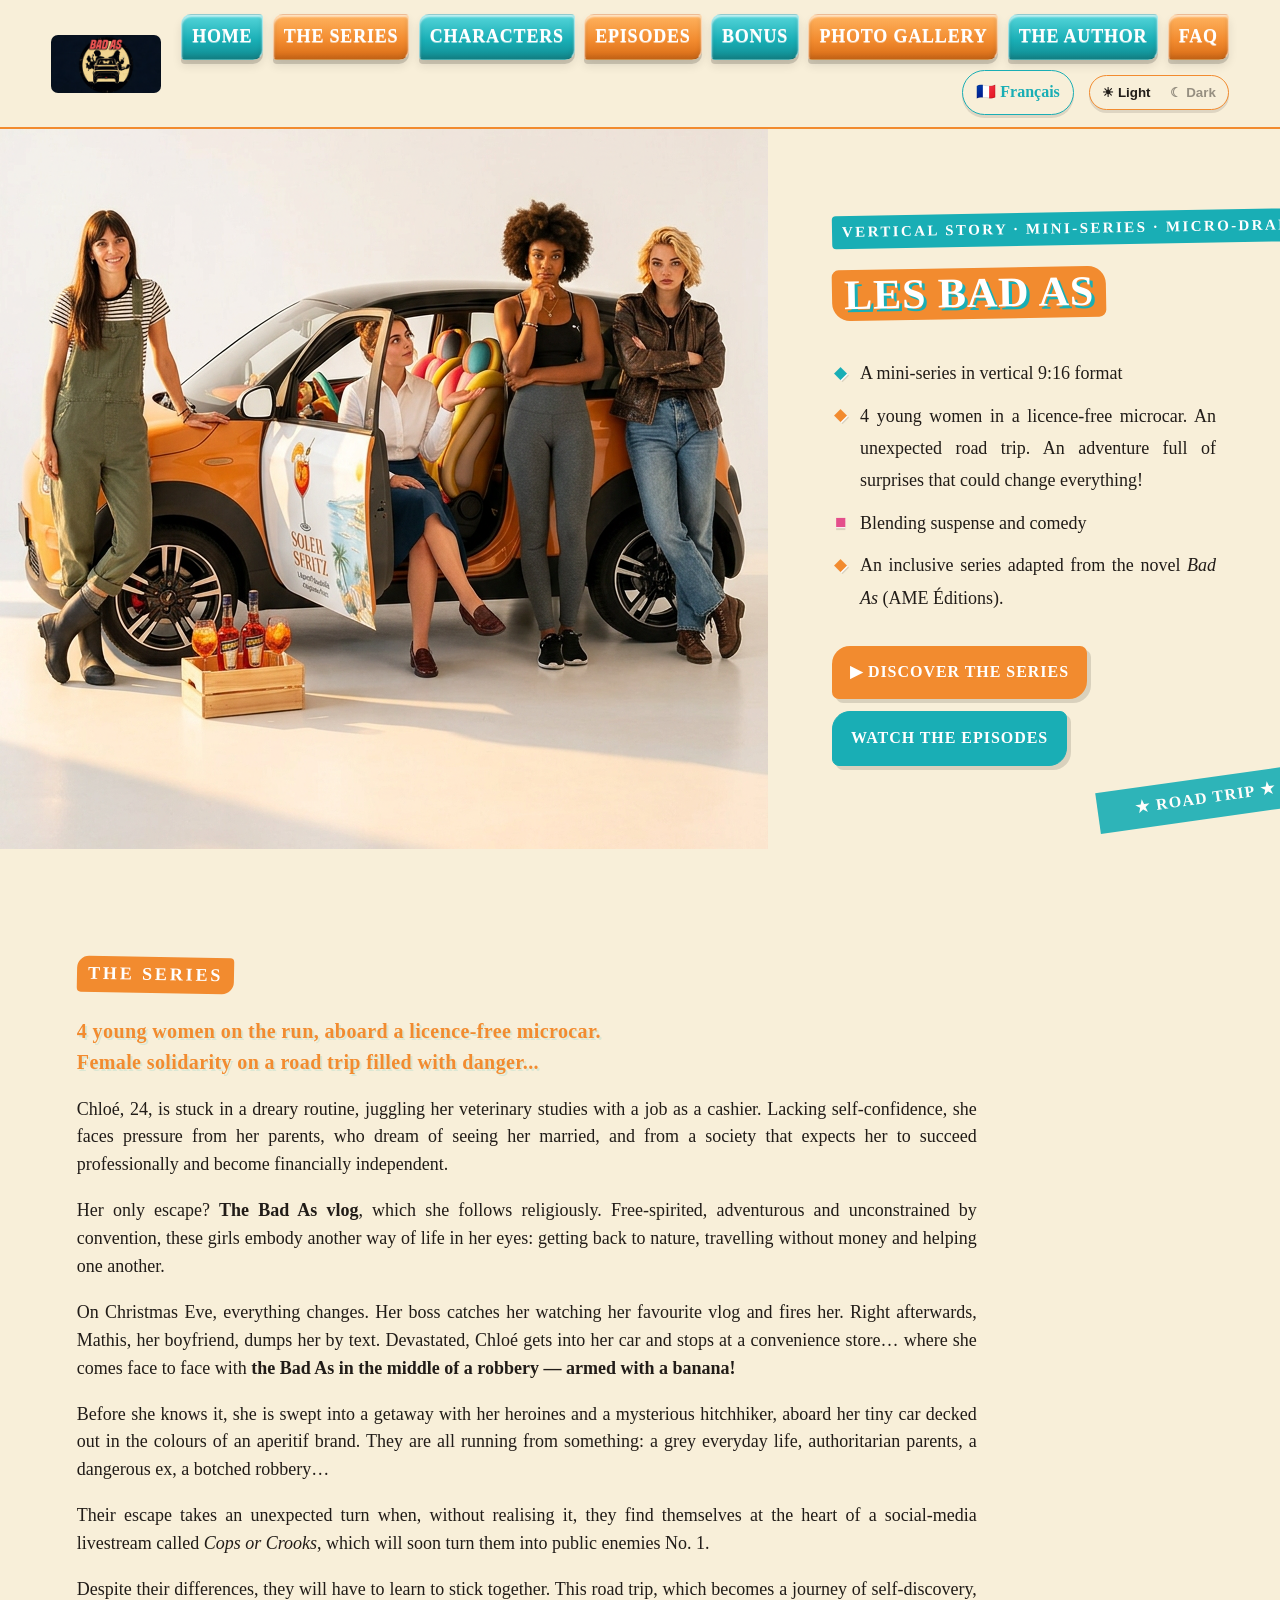
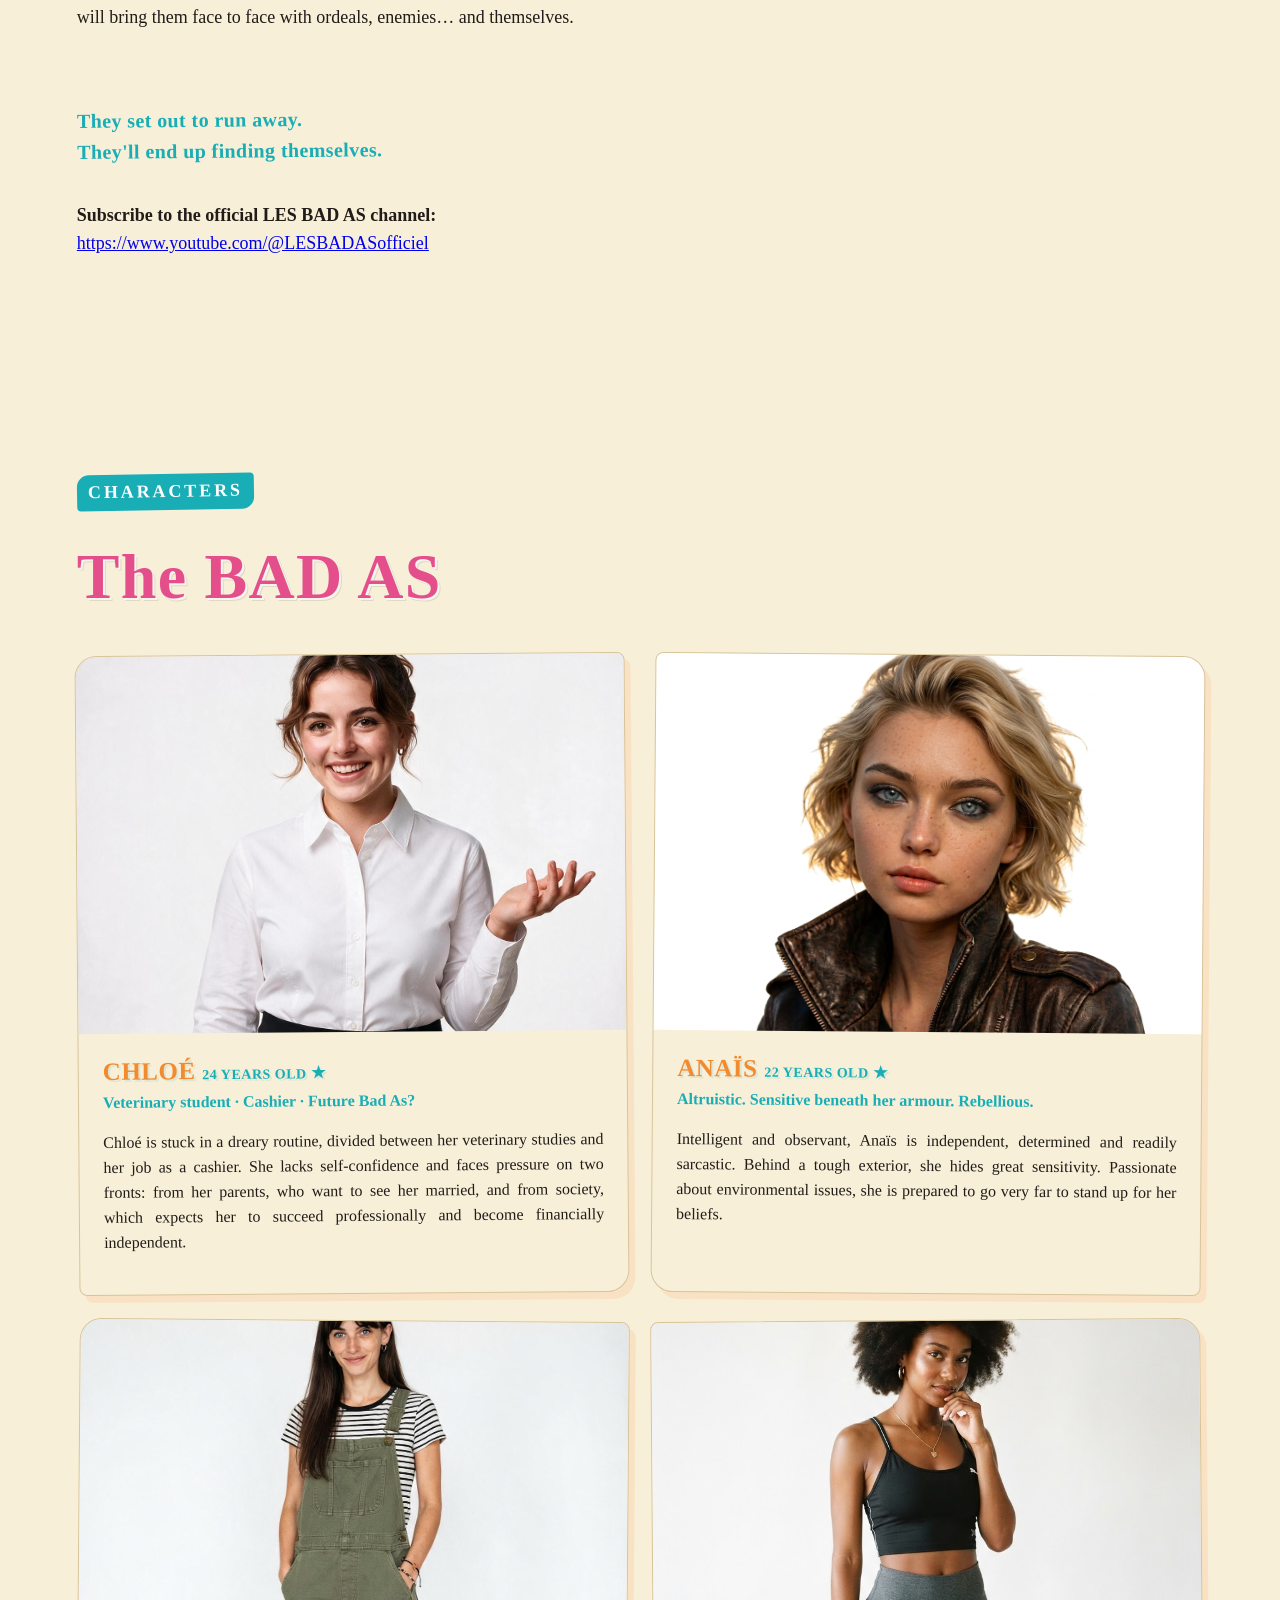
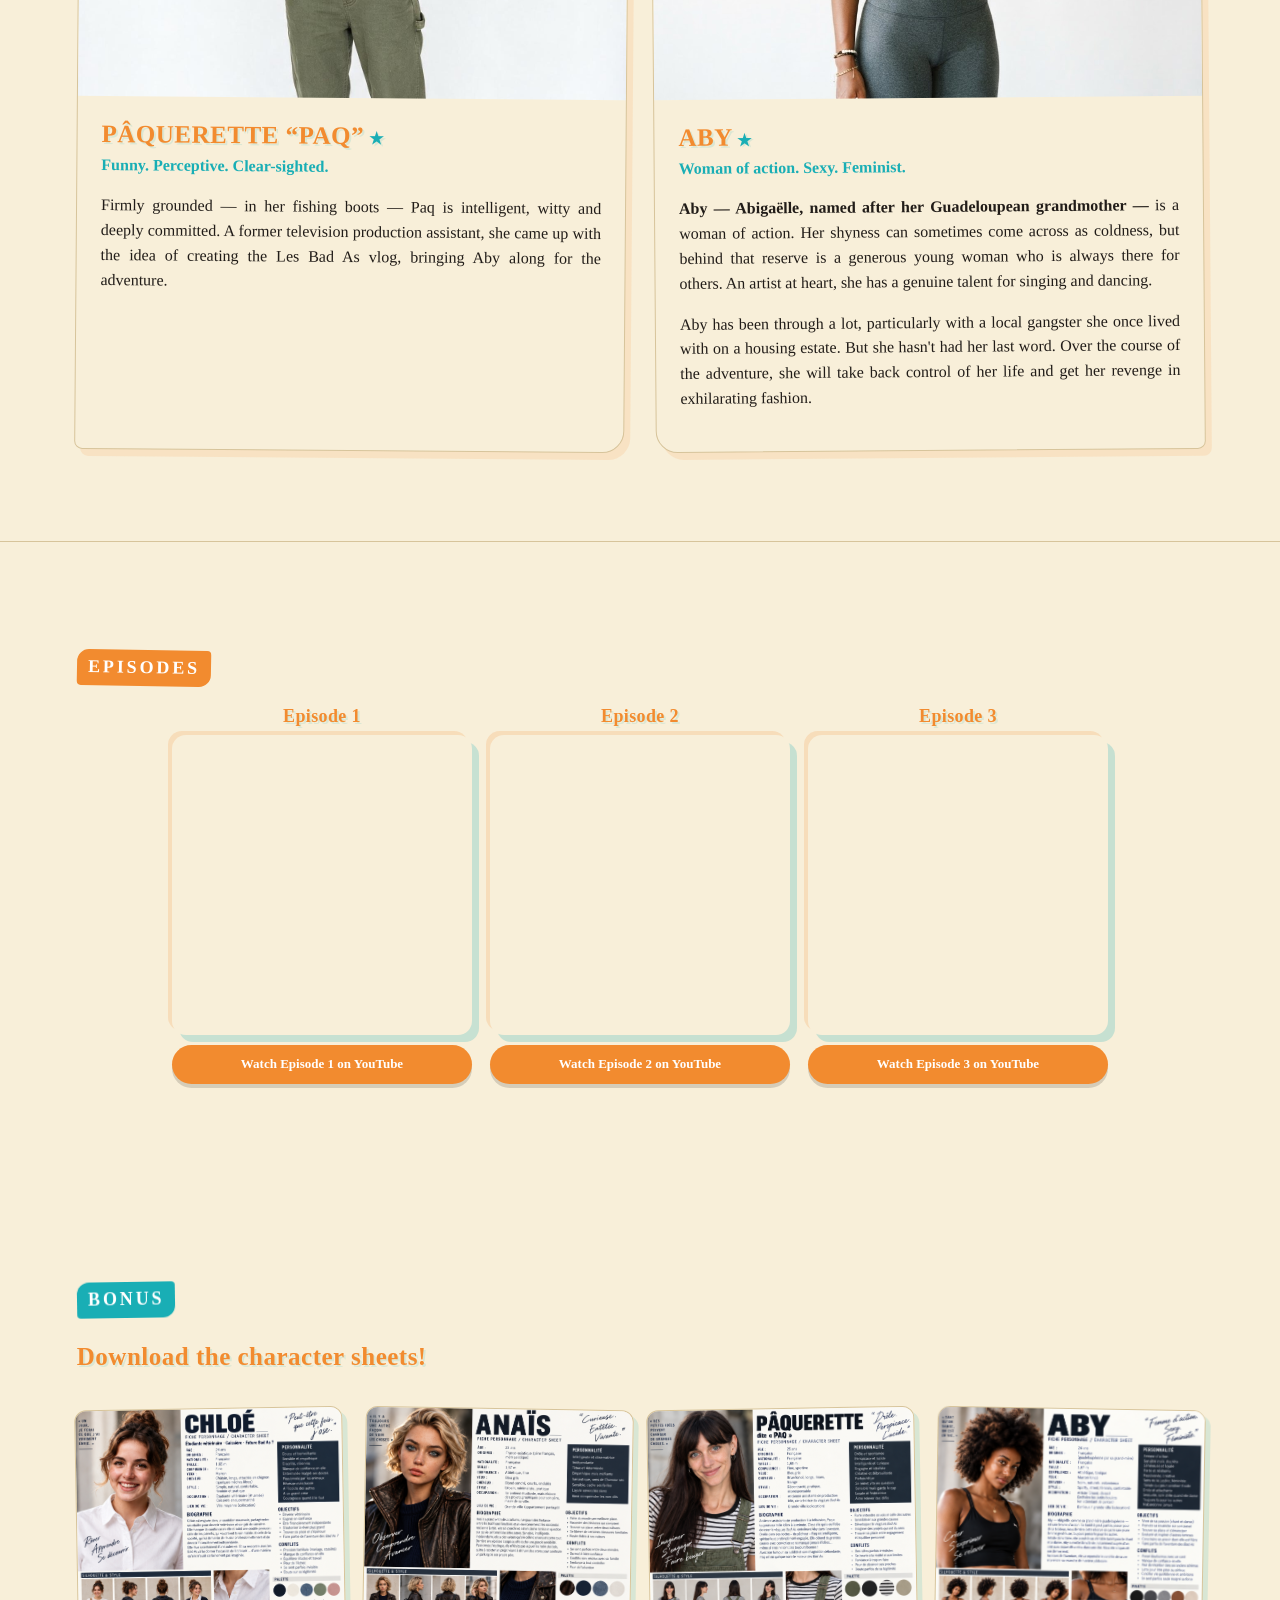
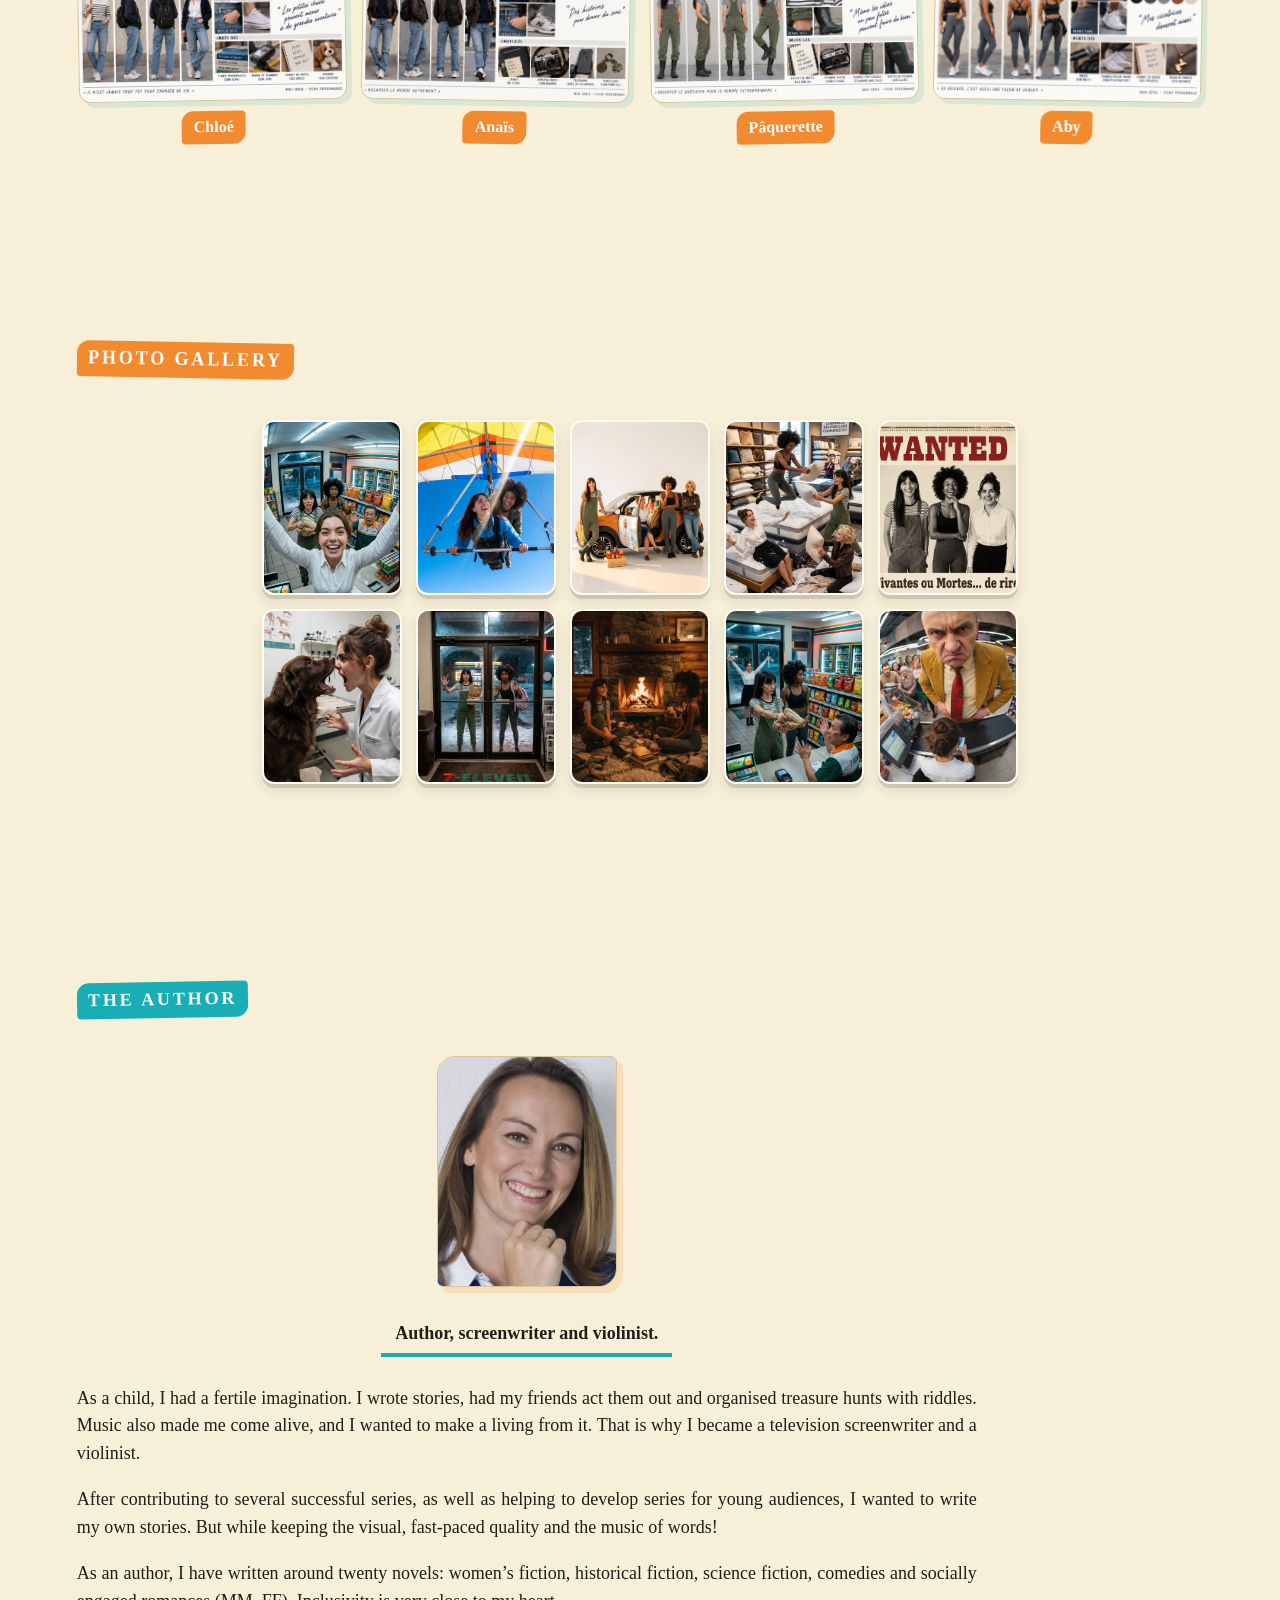
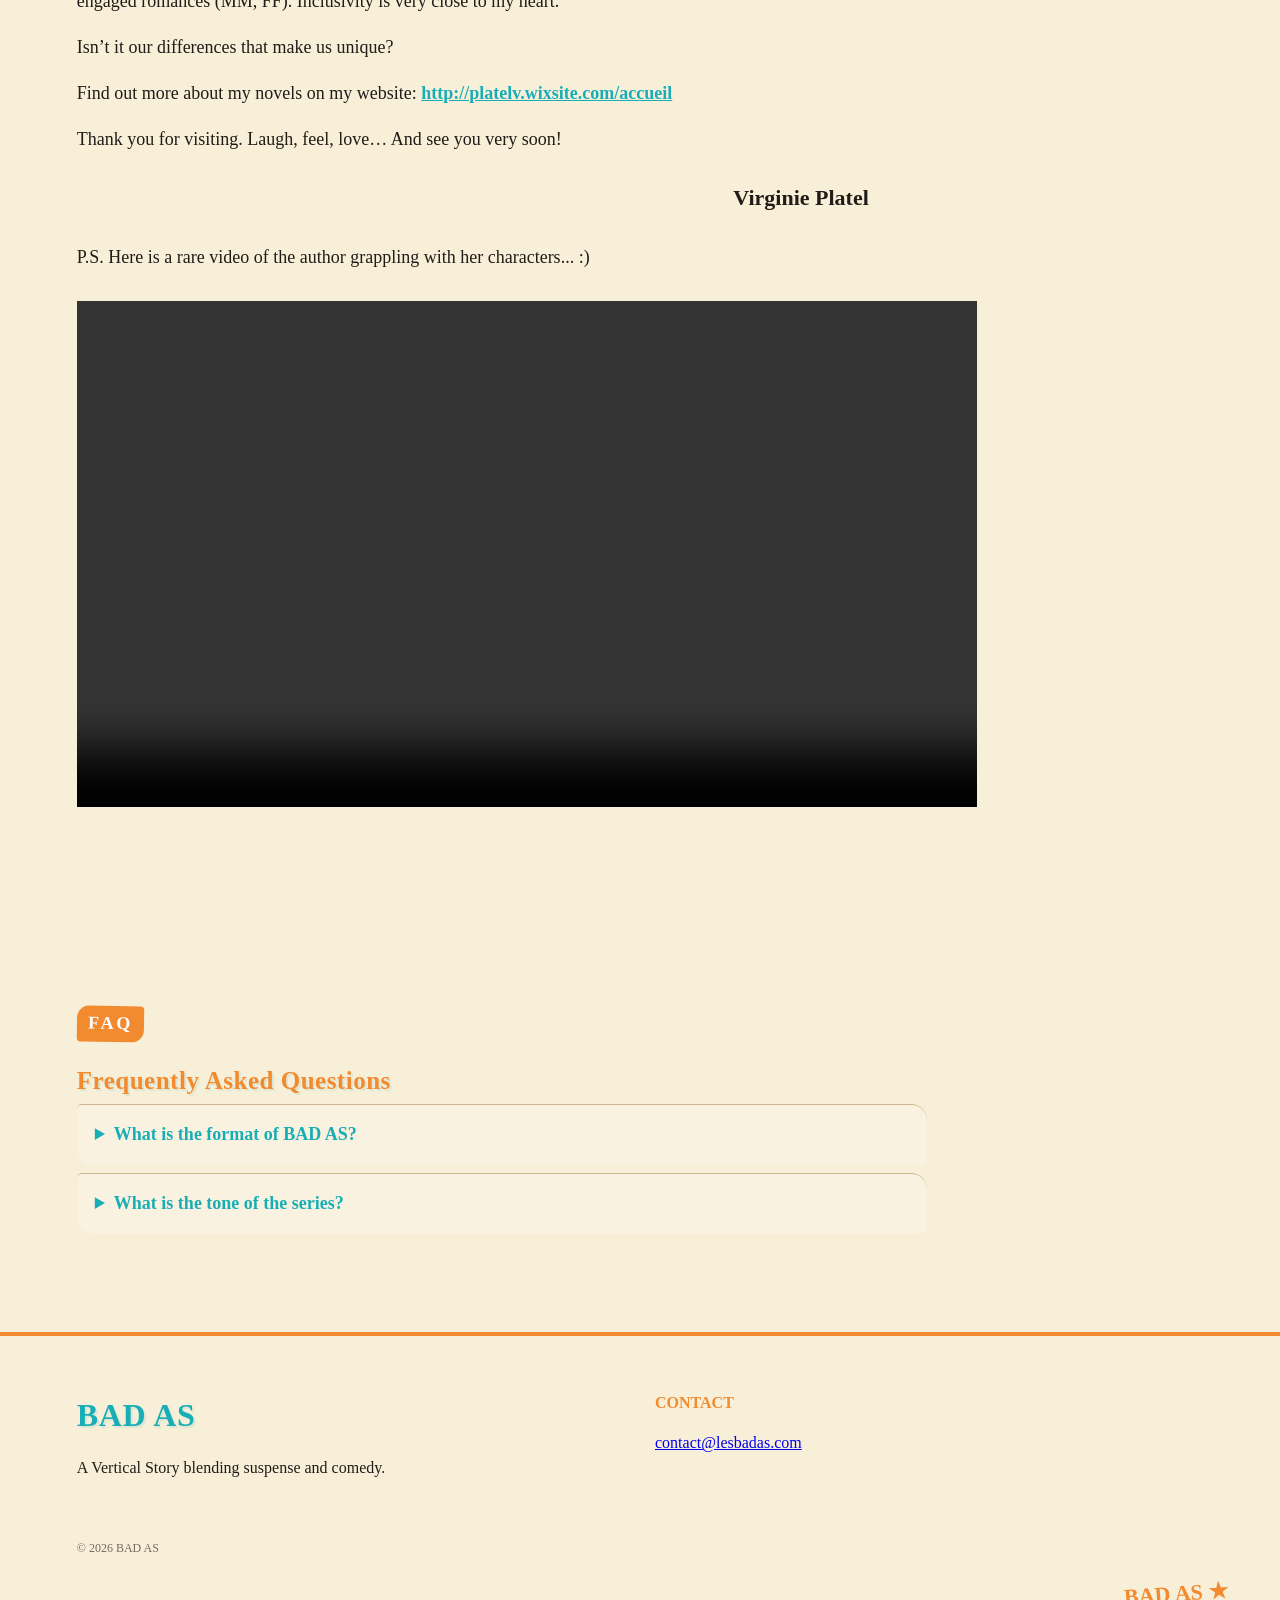
<file: en.html>
<!doctype html>
<html lang="en">
<head><meta charset="utf-8"><meta name="viewport" content="width=device-width,initial-scale=1"><title>BAD AS — The Mini-Series</title><meta name="description" content="BAD AS, a Vertical Story blending suspense and comedy. Four girls hit the road on an unexpected road trip.">
<meta property="og:type" content="website">
<meta property="og:site_name" content="LES BAD AS">
<meta property="og:title" content="LES BAD AS — The mini-series">
<meta property="og:description" content="4 young women. A tiny license-free car. An unexpected road trip… An adventure that could change everything!">
<meta property="og:url" content="https://lesbadas.com/en.html">
<meta property="og:image" content="https://lesbadas.com/Bad%20as%203.png">
<meta property="og:image:alt" content="LES BAD AS">
<meta name="twitter:card" content="summary_large_image">
<meta name="twitter:title" content="LES BAD AS — The mini-series">
<meta name="twitter:description" content="4 young women. A tiny license-free car. An unexpected road trip… An adventure that could change everything!">
<meta name="twitter:image" content="https://lesbadas.com/Bad%20as%203.png"><link rel="stylesheet" href="style.css"><script data-goatcounter="https://lesbadas.goatcounter.com/count" async src="//gc.zgo.at/count.js"></script>
</head>
<body>
<header class="top"><a class="brand brand-logo" href="#home" aria-label="Les Bad As — Home"><img src="logo.jpg" alt="Les Bad As logo"></a><button class="menu" aria-label="Menu">☰</button><nav><a href="#home">Home</a><a href="#series">The Series</a><a href="#characters">Characters</a><a href="#episodes">Episodes</a><a href="#bonus">Bonus</a><a href="#gallery">Photo Gallery</a><a href="#author">The Author</a><a href="#faq">FAQ</a></nav><a class="lang-toggle" href="index.html" aria-label="Version française">🇫🇷 Français</a><button class="theme-toggle" type="button" aria-label="Change theme" aria-pressed="false"><span>☀ Light</span><span>☾ Dark</span></button></header>
<main>
<section id="home" class="hero"><div class="hero-img"><img src="home.png" alt="The four BAD AS heroines with their car"></div><div class="hero-copy"><p class="kicker">VERTICAL STORY · MINI-SERIES · MICRO-DRAMA</p><h1>LES BAD AS</h1><div class="hero-intro hero-diamonds"><p>A mini-series in vertical 9:16 format</p><p>4 young women in a licence-free microcar. An unexpected road trip. An adventure full of surprises that could change everything!</p><p>Blending suspense and comedy</p><p>An inclusive series adapted from the novel <em>Bad As</em> (AME Éditions).</p></div><div class="actions"><a class="btn" href="#series">Discover the series</a><a class="btn ghost" href="#episodes">Watch the episodes</a></div></div></section>
<section id="series" class="section"><p class="eyebrow">The Series</p><h2 class="series-compact-title" style="font-size:20px;line-height:1.45">4 young women on the run, aboard a licence-free microcar.<br>Female solidarity on a road trip filled with danger...</h2><div class="story"><p>Chloé, 24, is stuck in a dreary routine, juggling her veterinary studies with a job as a cashier. Lacking self-confidence, she faces pressure from her parents, who dream of seeing her married, and from a society that expects her to succeed professionally and become financially independent.</p><p>Her only escape? <strong>The Bad As vlog</strong>, which she follows religiously. Free-spirited, adventurous and unconstrained by convention, these girls embody another way of life in her eyes: getting back to nature, travelling without money and helping one another.</p><p>On Christmas Eve, everything changes. Her boss catches her watching her favourite vlog and fires her. Right afterwards, Mathis, her boyfriend, dumps her by text. Devastated, Chloé gets into her car and stops at a convenience store… where she comes face to face with <strong>the Bad As in the middle of a robbery — armed with a banana!</strong></p><p>Before she knows it, she is swept into a getaway with her heroines and a mysterious hitchhiker, aboard her tiny car decked out in the colours of an aperitif brand. They are all running from something: a grey everyday life, authoritarian parents, a dangerous ex, a botched robbery…</p><p>Their escape takes an unexpected turn when, without realising it, they find themselves at the heart of a social-media livestream called <em>Cops or Crooks</em>, which will soon turn them into public enemies No. 1.</p><p>Despite their differences, they will have to learn to stick together. This road trip, which becomes a journey of self-discovery, will bring them face to face with ordeals, enemies… and themselves.</p><blockquote class="series-compact-quote" style="font-size:20px;line-height:1.45;padding-left:0;border-left:0">They set out to run away.<br>They'll end up finding themselves.</blockquote><p class="youtube-subscribe"><strong>Subscribe to the official LES BAD AS channel:</strong><br><a href="https://www.youtube.com/@LESBADASofficiel" target="_blank" rel="noopener">https://www.youtube.com/@LESBADASofficiel</a></p></div></section>
<section id="characters" class="section alt"><p class="eyebrow">Characters</p><h2>The BAD AS</h2><div class="cards">
<article class="card"><img src="chloe.jpg" alt="Chloé"><div><h3>Chloé <small>24 years old</small></h3><b>Veterinary student · Cashier · Future Bad As?</b><p>Chloé is stuck in a dreary routine, divided between her veterinary studies and her job as a cashier. She lacks self-confidence and faces pressure on two fronts: from her parents, who want to see her married, and from society, which expects her to succeed professionally and become financially independent.</p></div></article>
<article class="card"><img src="anais.png" alt="Anaïs"><div><h3>Anaïs <small>22 years old</small></h3><b>Altruistic. Sensitive beneath her armour. Rebellious.</b><p>Intelligent and observant, Anaïs is independent, determined and readily sarcastic. Behind a tough exterior, she hides great sensitivity. Passionate about environmental issues, she is prepared to go very far to stand up for her beliefs.</p></div></article>
<article class="card"><img src="paq.png" alt="Pâquerette, aka Paq"><div><h3>Pâquerette “Paq”</h3><b>Funny. Perceptive. Clear-sighted.</b><p>Firmly grounded — in her fishing boots — Paq is intelligent, witty and deeply committed. A former television production assistant, she came up with the idea of creating the Les Bad As vlog, bringing Aby along for the adventure.</p></div></article>
<article class="card"><img src="aby.jpg" alt="Aby"><div><h3>Aby</h3><b>Woman of action. Sexy. Feminist.</b><p><strong>Aby — Abigaëlle, named after her Guadeloupean grandmother —</strong> is a woman of action. Her shyness can sometimes come across as coldness, but behind that reserve is a generous young woman who is always there for others. An artist at heart, she has a genuine talent for singing and dancing.</p><p>Aby has been through a lot, particularly with a local gangster she once lived with on a housing estate. But she hasn't had her last word. Over the course of the adventure, she will take back control of her life and get her revenge in exhilarating fashion.</p></div></article>
</div></section>
<section id="episodes" class="section coming"><p class="eyebrow">Episodes</p><div class="episodes-grid">
<article class="episode-card"><h2>Episode 1</h2><div class="episode-video"><iframe src="https://www.youtube.com/embed/qtg-PCr-9Xs" title="BAD AS — Episode 1" loading="lazy" allow="accelerometer; autoplay; clipboard-write; encrypted-media; gyroscope; picture-in-picture; web-share" allowfullscreen></iframe></div><p class="episode-youtube"><a href="https://www.youtube.com/watch?v=qtg-PCr-9Xs&amp;list=PLMABTcB6hFZA" target="_blank" rel="noopener">Watch Episode 1 on YouTube</a></p></article>
<article class="episode-card"><h2>Episode 2</h2><div class="episode-video"><iframe src="https://www.youtube.com/embed/j_F7Ehw9FWA" title="BAD AS — Episode 2" loading="lazy" allow="accelerometer; autoplay; clipboard-write; encrypted-media; gyroscope; picture-in-picture; web-share" allowfullscreen></iframe></div><p class="episode-youtube"><a href="https://www.youtube.com/watch?v=j_F7Ehw9FWA&amp;list=PLMABTcB6hFZA&amp;index=2" target="_blank" rel="noopener">Watch Episode 2 on YouTube</a></p></article>
<article class="episode-card"><h2>Episode 3</h2><div class="episode-video"><iframe src="https://www.youtube.com/embed/-G6mFnkX4d4" title="BAD AS — Episode 3" loading="lazy" allowfullscreen></iframe></div><p class="episode-youtube"><a href="https://www.youtube.com/watch?v=-G6mFnkX4d4&amp;list=PLMABTcB6hFZA&amp;index=3" target="_blank" rel="noopener">Watch Episode 3 on YouTube</a></p></article>
</div></section>
<section id="bonus" class="section bonus"><p class="eyebrow">Bonus</p><h2>Download the character sheets!</h2><div class="bonus-sheets"><a href="Fiche%20perso%20Chloe%CC%81.png" download><img src="Fiche%20perso%20Chloe%CC%81.png" alt="Chloé character sheet"><span>Chloé</span></a><a href="Fiche%20perso%20Anai%CC%88s.png" download><img src="Fiche%20perso%20Anai%CC%88s.png" alt="Anaïs character sheet"><span>Anaïs</span></a><a href="Fiche%20perso%20Paq.png" download><img src="Fiche%20perso%20Paq.png" alt="Pâquerette character sheet"><span>Pâquerette</span></a><a href="Fiche%20perso%20Aby.png" download><img src="Fiche%20perso%20Aby.png" alt="Aby character sheet"><span>Aby</span></a></div></section>
<section id="gallery" class="section gallery-section"><p class="eyebrow">Photo Gallery</p><div class="photo-gallery"><a class="gallery-item" href="Bad%20as%201.png" target="_blank"><img src="Bad%20as%201.png" alt="LES BAD AS 1" loading="lazy"></a><a class="gallery-item" href="Bad%20as%202.png" target="_blank"><img src="Bad%20as%202.png" alt="LES BAD AS 2" loading="lazy"></a><a class="gallery-item" href="Bad%20as%203.png" target="_blank"><img src="Bad%20as%203.png" alt="LES BAD AS 3" loading="lazy"></a><a class="gallery-item" href="Bad%20as%204.png" target="_blank"><img src="Bad%20as%204.png" alt="LES BAD AS 4" loading="lazy"></a><a class="gallery-item" href="Bad%20as%205.png" target="_blank"><img src="Bad%20as%205.png" alt="LES BAD AS 5" loading="lazy"></a><a class="gallery-item" href="Bad%20as%206.jpg" target="_blank"><img src="Bad%20as%206.jpg" alt="LES BAD AS 6" loading="lazy"></a><a class="gallery-item" href="Bad%20as%207.png" target="_blank"><img src="Bad%20as%207.png" alt="LES BAD AS 7" loading="lazy"></a><a class="gallery-item" href="Bad%20as%208.jpg" target="_blank"><img src="Bad%20as%208.jpg" alt="LES BAD AS 8" loading="lazy"></a><a class="gallery-item" href="Bad%20as%209.png" target="_blank"><img src="Bad%20as%209.png" alt="LES BAD AS 9" loading="lazy"></a><a class="gallery-item" href="Bad%20as%2010.jpg" target="_blank"><img src="Bad%20as%2010.jpg" alt="LES BAD AS 10" loading="lazy"></a></div></section><section id="author" class="section auteur"><p class="eyebrow">The Author</p><div class="author-text"><img class="author-photo" src="Virginie-ID%20CV.jpg" alt="Virginie Platel"><p class="author-role"><strong>Author, screenwriter and violinist.</strong></p>
<p>As a child, I had a fertile imagination. I wrote stories, had my friends act them out and organised treasure hunts with riddles. Music also made me come alive, and I wanted to make a living from it. That is why I became a television screenwriter and a violinist.</p>
<p>After contributing to several successful series, as well as helping to develop series for young audiences, I wanted to write my own stories. But while keeping the visual, fast-paced quality and the music of words!</p>
<p>As an author, I have written around twenty novels: women’s fiction, historical fiction, science fiction, comedies and socially engaged romances (MM, FF). Inclusivity is very close to my heart.</p>
<p>Isn’t it our differences that make us unique?</p>
<p>Find out more about my novels on my website: <a href="http://platelv.wixsite.com/accueil" target="_blank" rel="noopener">http://platelv.wixsite.com/accueil</a></p>
<p>Thank you for visiting. Laugh, feel, love… And see you very soon!</p>
<p class="author-signature">Virginie Platel</p>
<p>P.S. Here is a rare video of the author grappling with her characters... :)</p></div>
<div id="author-video" class="author-video"><video controls playsinline preload="metadata"><source src="Facebook%20Linkedin%20BA%20AUTEUR%20Bad%20As.mp4" type="video/mp4">Your browser does not support this video.</video></div></section>
<section id="faq" class="section"><p class="eyebrow">FAQ</p><h2>Frequently Asked Questions</h2><details><summary>What is the format of BAD AS?</summary><p>A vertical mini-series made up of episodes approximately one minute long.</p></details><details><summary>What is the tone of the series?</summary><p>BAD AS blends suspense and comedy against a backdrop of road-trip adventure and friendship.</p></details></section>
</main><footer id="contact"><div><strong>BAD AS</strong><p>A Vertical Story blending suspense and comedy.</p></div><div><span>Contact</span><p><a href="mailto:contact@lesbadas.com">contact@lesbadas.com</a></p></div><p class="copy">© 2026 BAD AS</p></footer>
<script>document.querySelector('.menu').onclick=()=>document.querySelector('nav').classList.toggle('open');document.querySelectorAll('nav a').forEach(a=>a.onclick=()=>document.querySelector('nav').classList.remove('open'));const themeButton=document.querySelector('.theme-toggle');const savedTheme=localStorage.getItem('badas-theme');if(savedTheme==='dark'){document.body.classList.add('dark');themeButton.setAttribute('aria-pressed','true')}themeButton.onclick=()=>{const dark=document.body.classList.toggle('dark');themeButton.setAttribute('aria-pressed',String(dark));localStorage.setItem('badas-theme',dark?'dark':'light')};</script></body></html>
</file>
<file: style.css>
:root{--cream:#f3e8c8;--ink:#211c18;--turquoise:#19aeb5;--orange:#f28b2f;--muted:#756b60}*{box-sizing:border-box}html{scroll-behavior:smooth}body{margin:0;background:var(--cream);color:var(--ink);font-family:Arial,Helvetica,sans-serif;line-height:1.55}.top{position:sticky;top:0;z-index:10;display:flex;align-items:center;gap:28px;padding:15px 4vw;background:#f3e8c8f2;border-bottom:2px solid var(--orange);backdrop-filter:blur(12px)}.brand{display:flex;align-items:center;text-decoration:none;flex:0 0 auto}.brand-logo img{display:block;width:110px;height:58px;object-fit:cover;border-radius:7px}nav{margin-left:auto;display:flex;gap:20px;flex-wrap:wrap}nav a{color:var(--turquoise);text-decoration:none;font-size:18px;font-weight:900;text-transform:uppercase;letter-spacing:.045em}nav a:nth-child(even){color:var(--orange)}nav a:hover{color:var(--ink)}.menu{display:none;margin-left:auto;background:none;border:0;color:var(--turquoise);font-size:30px}.hero{display:grid;grid-template-columns:1.2fr .8fr;align-items:stretch;background:var(--cream)}.hero-img{height:clamp(480px,66vw,720px);overflow:hidden}.hero-img img{width:100%;height:100%;object-fit:cover;object-position:center 67%;display:block}.hero-copy{padding:4.5vw 5vw;display:flex;flex-direction:column;justify-content:center;background:var(--cream)}.logo{display:none}.kicker,.eyebrow{color:var(--turquoise);text-transform:uppercase;letter-spacing:.18em;font-weight:900;font-size:13px}.hero-copy .kicker{margin:0 0 12px;font-size:15px}.hero-intro{line-height:1.8}.hero h1,.section h2{font-size:clamp(34px,5vw,72px);line-height:1.02;margin:.25em 0;color:var(--orange)}.hero p{font-size:18px;max-width:650px;text-align:justify}.actions{display:flex;gap:12px;flex-wrap:wrap;margin-top:18px}.btn{background:var(--orange);color:#fff;text-decoration:none;padding:14px 18px;font-weight:900;text-transform:uppercase;letter-spacing:.06em}.btn.ghost{background:var(--turquoise);color:#fff;border:1px solid var(--turquoise)}.section{padding:90px max(6vw,24px);scroll-margin-top:80px}.section>h2{max-width:1050px}.section p,.card p,details p{text-align:justify}.story{max-width:900px;font-size:18px}.story blockquote{margin:50px 0 0;padding:20px 0 20px 25px;border-left:6px solid var(--orange);font-size:clamp(28px,4vw,50px);font-weight:900;line-height:1.05;color:var(--turquoise)}.alt{background:#eadbb7}.cards{display:grid;grid-template-columns:repeat(2,minmax(0,1fr));gap:26px;margin-top:45px}.card{background:#f8efd9;border:1px solid #d7c49b;overflow:hidden}.card img{width:100%;aspect-ratio:16/11;object-fit:cover;object-position:center 28%;display:block}.card div{padding:24px}.card h3{font-size:32px;color:var(--orange);margin:0 0 4px;text-transform:uppercase}.card h3 small{font-size:15px;color:var(--turquoise)}.card b{color:var(--turquoise)}.coming{min-height:46vh;border-top:1px solid #d7c49b}.coming h2{color:var(--orange)}details{max-width:850px;border-top:1px solid #cdb98f;padding:18px 0}summary{cursor:pointer;font-weight:900;color:var(--turquoise)}footer{padding:55px 6vw;border-top:4px solid var(--orange);display:grid;grid-template-columns:1fr 1fr;gap:30px;background:#e9d9b4}footer strong{font-size:32px;color:var(--turquoise)}footer span{color:var(--orange);font-weight:900;text-transform:uppercase}.copy{grid-column:1/-1;color:var(--muted);font-size:12px}@media(max-width:1200px){nav{gap:11px}nav a{font-size:16px}.brand-logo img{width:95px;height:50px}}@media(max-width:900px){.menu{display:block}nav{display:none;position:absolute;top:66px;left:0;right:0;background:var(--cream);padding:22px 5vw;flex-direction:column;border-bottom:2px solid var(--orange)}nav.open{display:flex}nav a{font-size:18px}.hero{grid-template-columns:1fr}.hero-img{height:62vw;min-height:330px;max-height:520px}.hero-copy{padding:45px 7vw}.cards{grid-template-columns:1fr}.section{padding-top:70px;padding-bottom:70px}footer{grid-template-columns:1fr}}.hero-copy h1{font-size:clamp(30px,3.3vw,48px);white-space:nowrap}#serie h2{font-size:clamp(30px,3.6vw,52px)}@media(max-width:520px){.hero-copy h1{font-size:clamp(26px,8.5vw,38px);white-space:nowrap}}.bonus h2{font-size:clamp(28px,3.3vw,48px);white-space:nowrap}.bonus-sheets{display:grid;grid-template-columns:repeat(4,minmax(0,1fr));gap:18px;margin-top:36px}.bonus-sheets a{display:block;color:var(--turquoise);font-weight:900;text-decoration:none;text-align:center}.bonus-sheets img{display:block;width:100%;height:auto;border:1px solid #d7c49b;margin-bottom:10px}.bonus-sheets a:hover{color:var(--orange)}@media(max-width:900px){.bonus h2{white-space:normal}.bonus-sheets{grid-template-columns:repeat(2,minmax(0,1fr))}}@media(max-width:520px){.bonus-sheets{grid-template-columns:1fr}}.theme-toggle{position:absolute;right:4vw;top:100%;margin-top:10px;display:flex;gap:4px;padding:4px;border:1px solid var(--orange);border-radius:24px;background:var(--cream);color:var(--ink);font-weight:900;cursor:pointer;box-shadow:0 4px 14px #0002}.theme-toggle span{padding:5px 8px}.theme-toggle span:last-child{opacity:.45}body.dark{--cream:#121212;--ink:#f3e8c8;--muted:#c4bba9;background:#121212;color:#f3e8c8}body.dark .top{background:#121212f2}body.dark .hero,body.dark .hero-copy{background:#121212}body.dark .alt{background:#1b1b1b}body.dark .card{background:#202020;border-color:#3b3b3b}body.dark footer{background:#191919;border-color:var(--orange)}body.dark details,body.dark .coming{border-color:#444}body.dark .theme-toggle{background:#1c1c1c;color:#f3e8c8}body.dark .theme-toggle span:first-child{opacity:.45}body.dark .theme-toggle span:last-child{opacity:1}@media(max-width:900px){.theme-toggle{right:76px;top:12px;margin:0;font-size:12px}.theme-toggle span{padding:4px}}
.lang-toggle{position:absolute;right:250px;top:100%;margin-top:10px;padding:9px 13px;border:1px solid var(--turquoise);border-radius:24px;background:var(--cream);color:var(--turquoise);font-weight:900;text-decoration:none;box-shadow:0 4px 14px #0002}.lang-toggle:hover{color:var(--orange);border-color:var(--orange)}body.dark .lang-toggle{background:#1c1c1c}@media(max-width:900px){.lang-toggle{right:245px;top:12px;margin:0;padding:7px 9px;font-size:12px}}@media(max-width:520px){.lang-toggle{right:70px;top:66px}.theme-toggle{right:10px}}
.author-photo{display:block;width:180px;max-width:45vw;height:auto;margin:20px auto 28px;border:1px solid #d7c49b}.author-text{max-width:900px;font-size:18px}.author-text p{text-align:justify;text-justify:inter-word;hyphens:auto;word-break:normal;overflow-wrap:break-word}.author-text a{color:var(--turquoise);font-weight:700}.author-text a:hover{color:var(--orange)}.author-signature{text-align:right!important;font-size:22px;font-weight:700;margin:28px 12% 28px 0}.author-video{max-width:900px;margin-top:30px}.author-video video,.author-video iframe{width:100%;height:auto;aspect-ratio:16/9;border:0;display:block}
@media(max-width:520px){.author-photo{width:140px;max-width:50vw}.author-text p{text-align:justify;text-justify:inter-word}}
.author-text .author-role{text-align:center!important;margin-top:0;margin-bottom:28px}
/* Author portrait: centered within the same text column */
.author .author-photo{display:block;margin:20px auto 16px!important}.author .author-text{margin-left:auto;margin-right:auto}.author .author-text .author-role{text-align:center!important;margin:0 auto 28px!important}

/* Author section: use one consistent content width so portrait, role and body align */
.author .author-text,.author .author-video{max-width:none;width:100%;margin-left:auto;margin-right:auto}.author .author-photo{margin-left:auto!important;margin-right:auto!important}.author .author-text .author-role{width:100%;text-align:center!important}

/* Pétillant BAD AS refresh */
body{font-family:"Comic Sans MS","Comic Sans",cursive}.hero h1,.section h2,.card h3,footer strong{letter-spacing:.02em;text-shadow:2px 2px 0 rgba(25,174,181,.13)}.hero h1{transform:rotate(-1deg);display:inline-block}.eyebrow,.kicker{font-family:"Comic Sans MS","Comic Sans",cursive;letter-spacing:.16em}.btn{border-radius:18px 7px 18px 7px;box-shadow:4px 4px 0 rgba(33,28,24,.14);transition:transform .18s ease,box-shadow .18s ease}.btn:hover{transform:translateY(-3px) rotate(-1deg);box-shadow:6px 7px 0 rgba(33,28,24,.12)}.btn.ghost:hover{transform:translateY(-3px) rotate(1deg)}.card{border-radius:22px 8px 22px 8px;box-shadow:6px 7px 0 rgba(242,139,47,.13);transition:transform .2s ease}.card:nth-child(even){border-radius:8px 22px 8px 22px}.card:hover{transform:translateY(-5px) rotate(-.35deg)}.bonus-sheets a:nth-child(odd){transform:rotate(-1deg)}.bonus-sheets a:nth-child(even){transform:rotate(1deg)}.bonus-sheets img{border-radius:12px;box-shadow:5px 5px 0 rgba(25,174,181,.14)}.story blockquote{transform:rotate(-.5deg)}summary{font-size:18px}.author-photo{border-radius:18px 6px 18px 6px;box-shadow:6px 6px 0 rgba(242,139,47,.18)}
@media(max-width:520px){.card:hover,.btn:hover,.btn.ghost:hover{transform:none}}

/* BAD AS — série / pop / road trip */
.hero-copy{position:relative;overflow:hidden}.hero-copy:after{content:"★  ROAD TRIP  ★";position:absolute;right:-34px;bottom:30px;padding:8px 38px;background:var(--turquoise);color:#fff;font-weight:900;letter-spacing:.08em;transform:rotate(-8deg);opacity:.9}.hero-copy .kicker{display:inline-block;width:max-content;padding:5px 10px;background:var(--turquoise);color:#fff;border-radius:4px;transform:rotate(-1deg)}.hero h1{padding:3px 12px 5px;background:var(--orange);color:#fff!important;text-shadow:3px 3px 0 var(--turquoise);border-radius:7px 18px 7px 18px;width:max-content}.section>.eyebrow{display:inline-block;padding:4px 11px;background:var(--turquoise);color:#fff;border-radius:12px 4px 12px 4px;transform:rotate(-1deg)}.section:nth-of-type(even)>.eyebrow{background:var(--orange);transform:rotate(1deg)}.section h2{position:relative}.cards .card:nth-child(1),.cards .card:nth-child(4){transform:rotate(-.45deg)}.cards .card:nth-child(2),.cards .card:nth-child(3){transform:rotate(.45deg)}.cards .card:hover{transform:translateY(-6px) rotate(0deg)}.card h3:after{content:" ★";color:var(--turquoise);font-size:.65em}.actions .btn:first-child:before{content:"▶ ";}.bonus-sheets span{display:inline-block;background:var(--orange);color:#fff;padding:4px 12px;border-radius:12px 4px 12px 4px}.author-role strong{display:inline-block;padding:5px 14px;border-bottom:4px solid var(--turquoise)}details{background:rgba(255,255,255,.18);padding:16px 18px;margin:8px 0;border-radius:5px 16px 5px 16px}body.dark details{background:rgba(255,255,255,.04)}footer{position:relative;overflow:hidden}footer:after{content:"BAD AS ★";position:absolute;right:4vw;bottom:14px;color:var(--orange);font-size:22px;font-weight:900;transform:rotate(-4deg)}
@media(max-width:900px){.hero-copy:after{font-size:12px;right:-48px;bottom:18px}.cards .card:nth-child(n){transform:none}}@media(max-width:520px){.hero-copy:after{display:none}.hero h1{max-width:100%;padding-left:8px;padding-right:8px}}

/* Navigation tabs — playful raised effect */
nav a{display:inline-block;padding:7px 10px;border-radius:10px 4px 10px 4px;text-shadow:1px 1px 0 rgba(255,255,255,.7);box-shadow:0 3px 0 rgba(33,28,24,.16);transition:transform .16s ease,box-shadow .16s ease,background .16s ease}nav a:nth-child(odd){background:rgba(25,174,181,.09)}nav a:nth-child(even){background:rgba(242,139,47,.10)}nav a:hover{transform:translateY(-2px);box-shadow:0 5px 0 rgba(33,28,24,.18);background:#fff8}nav a:active{transform:translateY(2px);box-shadow:0 1px 0 rgba(33,28,24,.16)}body.dark nav a{text-shadow:1px 1px 0 #000}body.dark nav a:hover{background:rgba(255,255,255,.08)}

/* Navigation — stronger glossy candy / padded-seat effect */
nav a{position:relative;z-index:2;padding:8px 12px;border:1px solid rgba(255,255,255,.55);border-bottom-color:rgba(33,28,24,.22);text-shadow:0 1px 0 rgba(255,255,255,.55);box-shadow:inset 0 2px 2px rgba(255,255,255,.65),inset 0 -3px 5px rgba(33,28,24,.13),0 4px 0 rgba(33,28,24,.18),0 6px 10px rgba(33,28,24,.10);touch-action:manipulation;-webkit-tap-highlight-color:transparent}nav a:nth-child(odd){background:linear-gradient(180deg,#55d5da 0%,var(--turquoise) 58%,#118b91 100%);color:#fff}nav a:nth-child(even){background:linear-gradient(180deg,#ffb35f 0%,var(--orange) 58%,#d76b16 100%);color:#fff}nav a:hover{color:#fff;background-position:center;box-shadow:inset 0 2px 3px rgba(255,255,255,.75),inset 0 -4px 6px rgba(33,28,24,.14),0 6px 0 rgba(33,28,24,.18),0 8px 13px rgba(33,28,24,.13)}nav a:active{transform:translateY(3px);box-shadow:inset 0 2px 5px rgba(33,28,24,.15),0 1px 0 rgba(33,28,24,.18)}body.dark nav a{text-shadow:0 1px 1px rgba(0,0,0,.45)}
/* Decorative layers must never block links or buttons */
.hero-copy:after,footer:after,.card h3:after{pointer-events:none}.btn,.lang-toggle,.theme-toggle,.menu,nav a,.bonus-sheets a,summary{position:relative;z-index:3;touch-action:manipulation}

/* Header balance + golden-hour light palette */
:root{--cream:#f8efd9}
.top{align-items:center;gap:18px}
nav{margin-left:auto;margin-right:0;flex:1;justify-content:space-between;gap:8px}
nav a{padding-left:10px;padding-right:10px;white-space:nowrap}
/* Place language/theme controls below the header, above the hero copy */
.lang-toggle{right:180px;top:calc(100% + 14px);margin-top:0}
.theme-toggle{right:4vw;top:calc(100% + 14px);margin-top:0}
@media(min-width:901px){.hero-copy{padding-top:82px}}
@media(max-width:1200px){nav{gap:5px}nav a{font-size:14px;padding-left:7px;padding-right:7px}}
@media(max-width:900px){nav{margin:0;justify-content:flex-start}.lang-toggle{right:145px;top:calc(100% + 8px);margin:0}.theme-toggle{right:12px;top:calc(100% + 8px);margin:0}.hero-copy{padding-top:82px}}
@media(max-width:520px){.lang-toggle{left:7vw;right:auto;top:calc(100% + 8px)}.theme-toggle{right:7vw;top:calc(100% + 8px)}}

/* Header v2 — clean two-row layout, controls never overlap navigation */
:root{--cream:#f8efd9}
body,.top,.hero,.hero-copy{background:var(--cream)}
.alt,footer{background:#f8efd9}
.top{position:sticky;display:grid;grid-template-columns:auto 1fr;grid-template-rows:auto auto;column-gap:20px;row-gap:10px;padding:14px 4vw 12px;background:var(--cream)!important}
.brand{grid-column:1;grid-row:1 / span 2;align-self:center}
nav{grid-column:2;grid-row:1;display:flex;margin:0;width:100%;justify-content:space-between;align-items:center;gap:8px;flex-wrap:nowrap}
.lang-toggle,.theme-toggle{position:static!important;margin:0!important;top:auto!important;right:auto!important;left:auto!important;box-shadow:0 3px 0 rgba(33,28,24,.12)}
.lang-toggle{grid-column:2;grid-row:2;justify-self:end;margin-right:155px!important}
.theme-toggle{grid-column:2;grid-row:2;justify-self:end}
.hero-copy{padding-top:4.5vw}
@media(max-width:1200px) and (min-width:901px){nav a{font-size:13px;padding:7px 6px}.top{column-gap:12px;padding-left:2vw;padding-right:2vw}.brand-logo img{width:88px}}
@media(max-width:900px){.top{display:flex;align-items:center;gap:10px;padding:12px 4vw}.brand{display:flex}.menu{display:block;margin-left:auto}nav{display:none;position:absolute;top:100%;left:0;right:0;width:100%;background:var(--cream);padding:18px 5vw;flex-direction:column;align-items:stretch;border-bottom:2px solid var(--orange);z-index:20}nav.open{display:flex}.lang-toggle,.theme-toggle{position:absolute!important;top:calc(100% + 8px)!important}.lang-toggle{left:5vw!important;right:auto!important;margin:0!important}.theme-toggle{right:5vw!important}.hero-copy{padding-top:82px}}

/* Mobile readability + keep hero faces clear of language/theme controls */
@media(max-width:900px){
  html,body,button,a,input,textarea,select,summary{font-family:"Comic Sans MS","Comic Sans",cursive!important}
  nav a,.lang-toggle,.theme-toggle,.btn,.eyebrow,.kicker,.card h3,.section h2,.hero h1{font-family:"Comic Sans MS","Comic Sans",cursive!important}
  .hero{padding-top:58px}
  .hero-img{height:62vw;min-height:330px;max-height:520px}
  .hero-img img{object-position:center 67%}
}
@media(max-width:520px){
  .hero{padding-top:62px}
  .hero-img{min-height:360px;height:78vw}
}

/* Mobile font fallback: phones without Comic Sans MS must stay readable */
@media(max-width:900px){
  html,body,button,a,input,textarea,select,summary,
  nav a,.lang-toggle,.theme-toggle,.btn,.eyebrow,.kicker,.card h3,.section h2,.hero h1,
  .hero-copy,.story,.card,.author-text,details,footer{
    font-family:"Comic Sans MS","Comic Sans","Chalkboard SE","Arial Rounded MT Bold",Arial,sans-serif!important;
    font-style:normal!important;
  }
  .hero h1,.section h2,.card h3,nav a,.eyebrow,.kicker{font-style:normal!important}
}

/* Homepage diamond-painting bullets */
.hero-diamonds{margin:18px 0 4px}.hero-diamonds p{position:relative;margin:10px 0;padding-left:28px}.hero-diamonds p:before{content:"◆";position:absolute;left:2px;top:.02em;font-size:17px;color:var(--turquoise);text-shadow:1px 1px 0 #fff,2px 2px 0 rgba(33,28,24,.14)}.hero-diamonds p:nth-child(even):before{color:var(--orange)}.hero-diamonds p:nth-child(3n):before{transform:rotate(45deg);color:#e44f8b}body.dark .hero-diamonds p:before{text-shadow:1px 1px 0 #000,2px 2px 0 rgba(255,255,255,.08)}

/* Series headline — more compact */
#serie h2{font-size:clamp(26px,2.8vw,42px);line-height:1.12}

/* Series closing quote — more compact */
#serie .story blockquote{font-size:clamp(23px,3vw,38px);line-height:1.12}

/* Series typography balance — match action-button scale */
#serie h2{font-size:18px!important;line-height:1.55!important;letter-spacing:.02em}
#serie .story blockquote{font-size:18px!important;line-height:1.55!important;letter-spacing:.02em}
@media(max-width:520px){#serie h2,#serie .story blockquote{font-size:17px!important}}

/* Series typography fine-tuning */
#serie h2,#serie .story blockquote{font-size:20px!important}
@media(max-width:520px){#serie h2,#serie .story blockquote{font-size:19px!important}}

/* Series closing line + official YouTube callout */
#serie .story blockquote{margin-top:30px;padding:0;border-left:0!important;transform:none}
#serie .youtube-subscribe{margin-top:24px;padding:14px 18px;background:var(--orange);color:#fff;border-radius:16px 6px 16px 6px;font-size:18px;font-weight:900;text-align:left;box-shadow:4px 4px 0 rgba(33,28,24,.14)}
#serie .youtube-subscribe a{color:#fff;text-decoration:underline;overflow-wrap:anywhere}

/* Section labels — same visual size as main action buttons */
.section>.eyebrow{font-size:18px!important;font-weight:900}
@media(max-width:520px){.section>.eyebrow{font-size:17px!important}}

/* Character names — slightly more discreet */
.card h3{font-size:25px!important;line-height:1.15}
.card h3 small{font-size:14px!important}
@media(max-width:520px){.card h3{font-size:23px!important}}

/* Secondary section headlines — more compact */
#episodes h2,#bonus h2,#galerie h2,#faq h2{font-size:25px!important;line-height:1.2}
@media(max-width:520px){#episodes h2,#bonus h2,#galerie h2,#faq h2{font-size:23px!important}}

/* Episodes */
.episode-video{width:min(100%,430px);aspect-ratio:9/16;margin:24px auto 16px;border-radius:22px;overflow:hidden;box-shadow:7px 7px 0 rgba(25,174,181,.22),-4px -4px 0 rgba(242,139,47,.18)}
.episode-video iframe{display:block;width:100%;height:100%;border:0}
.episode-youtube{text-align:center;margin:14px 0 0;font-weight:900}
.episode-youtube a{display:inline-block;padding:10px 16px;border-radius:999px;background:var(--orange);color:#fff;text-decoration:none;box-shadow:0 4px 0 rgba(33,28,24,.16)}

/* Episodes — compact thumbnails */
.episode-video{width:min(100%,240px)!important;margin:18px auto 10px!important;border-radius:16px!important}
.episode-youtube{text-align:center!important;margin:10px auto 28px!important}
.episode-youtube a{font-size:15px!important;text-align:center}
@media(max-width:520px){.episode-video{width:min(72vw,210px)!important}.episode-youtube a{font-size:14px!important}}

/* English Series — match the compact French typography */
#series h2,#series .story blockquote{font-size:20px!important;line-height:1.55!important;letter-spacing:.02em}
@media(max-width:520px){#series h2,#series .story blockquote{font-size:19px!important}}

/* English Series mobile — force compact size on all phones/tablets */
@media(max-width:900px){
  #series.section h2{font-size:19px!important;line-height:1.45!important}
  #series .story blockquote{font-size:19px!important;line-height:1.45!important;margin-top:30px;padding:0!important;border-left:0!important;transform:none!important}
}

/* Episodes — compact 3-column gallery inspired by streaming cards */
#episodes{display:grid;grid-template-columns:repeat(3,minmax(0,1fr));gap:22px;align-items:start}
#episodes>.eyebrow{grid-column:1/-1;justify-self:start;margin-bottom:2px}
#episodes>h2{font-size:18px!important;margin:0 0 8px;text-align:center;grid-row:auto}
#episodes>.episode-video{width:100%!important;aspect-ratio:1/1!important;margin:0!important;border-radius:16px!important;box-shadow:4px 4px 0 rgba(25,174,181,.18)!important}
#episodes>.episode-video iframe{width:100%;height:100%}
#episodes>.episode-youtube{margin:0 0 16px!important;text-align:center!important}
#episodes>.episode-youtube a{font-size:13px!important;padding:9px 12px!important;width:100%;box-sizing:border-box}
/* Place each episode title, thumbnail and button in the same column */
#episodes>h2:nth-of-type(1),#episodes>.episode-video:nth-of-type(1),#episodes>.episode-youtube:nth-of-type(1){grid-column:1}
#episodes>h2:nth-of-type(2),#episodes>.episode-video:nth-of-type(2),#episodes>.episode-youtube:nth-of-type(2){grid-column:2}
#episodes>h2:nth-of-type(3),#episodes>.episode-video:nth-of-type(3),#episodes>.episode-youtube:nth-of-type(3){grid-column:3}
@media(max-width:700px){
 #episodes{grid-template-columns:repeat(3,minmax(0,1fr));gap:8px;padding-left:3vw;padding-right:3vw}
 #episodes>h2{font-size:14px!important;margin-bottom:3px}
 #episodes>.episode-video{border-radius:10px!important}
 #episodes>.episode-youtube a{font-size:10px!important;line-height:1.2;padding:7px 3px!important;box-shadow:0 2px 0 rgba(33,28,24,.16)}
}

/* Episodes grid fix — cards stay aligned */
#episodes{display:block!important}
#episodes>.eyebrow{display:inline-block!important;margin-bottom:20px}
.episodes-grid{display:grid!important;grid-template-columns:repeat(3,minmax(0,1fr))!important;gap:18px!important;align-items:start!important;width:100%}
.episode-card{min-width:0;text-align:center}
#episodes .episode-card h2{font-size:18px!important;line-height:1.2;margin:0 0 8px!important}
#episodes .episode-card .episode-video{width:100%!important;aspect-ratio:1/1!important;margin:0 auto 10px!important;border-radius:14px!important;overflow:hidden}
#episodes .episode-card .episode-video iframe{display:block;width:100%!important;height:100%!important;border:0}
#episodes .episode-card .episode-youtube{margin:0!important;text-align:center!important}
#episodes .episode-card .episode-youtube a{display:block!important;width:100%!important;box-sizing:border-box;font-size:13px!important;padding:9px 6px!important}
@media(max-width:700px){.episodes-grid{gap:7px!important}.section#episodes{padding-left:3vw!important;padding-right:3vw!important}#episodes .episode-card h2{font-size:13px!important}#episodes .episode-card .episode-video{border-radius:9px!important;margin-bottom:6px!important}#episodes .episode-card .episode-youtube a{font-size:9px!important;line-height:1.15!important;padding:7px 2px!important}}

/* Episodes — definitive horizontal row */
#episodes .episodes-grid{display:flex!important;flex-direction:row!important;flex-wrap:nowrap!important;align-items:flex-start!important;justify-content:center!important;gap:18px!important;width:100%!important}
#episodes .episode-card{display:block!important;flex:1 1 0!important;width:0!important;max-width:300px!important;min-width:0!important;margin:0!important;float:none!important;transform:none!important}
@media(max-width:700px){#episodes .episodes-grid{gap:6px!important}#episodes .episode-card{flex:1 1 0!important;width:0!important;max-width:none!important}}

/* Characters title — pink accent matching the homepage diamond */
#personnages>h2,#characters>h2{color:#e44f8b!important;text-shadow:2px 2px 0 rgba(255,255,255,.7),3px 3px 0 rgba(33,28,24,.10)}
body.dark #personnages>h2,body.dark #characters>h2{text-shadow:2px 2px 0 rgba(0,0,0,.45)}

/* Photo gallery — LES BAD AS */
.photo-gallery{display:grid;grid-template-columns:repeat(5,minmax(0,1fr));gap:14px;margin-top:24px}
.gallery-item{display:block;text-decoration:none;color:var(--ink);text-align:center;min-width:0}
.gallery-item img{display:block;width:100%;aspect-ratio:4/5;object-fit:cover;border-radius:14px;border:2px solid rgba(255,255,255,.65);box-shadow:0 4px 0 rgba(33,28,24,.13),0 7px 14px rgba(33,28,24,.10);transition:transform .18s ease}
.gallery-item:hover img{transform:translateY(-3px) rotate(-1deg)}
.gallery-item span{display:block;margin-top:7px;font-size:12px;font-weight:700}
body.dark .gallery-item{color:#fff}
@media(max-width:900px){.photo-gallery{grid-template-columns:repeat(3,minmax(0,1fr));gap:9px}.gallery-item img{border-radius:10px}.gallery-item span{font-size:10px;margin-top:5px}}

/* Gallery — force genuinely small thumbnails */
.photo-gallery{display:grid!important;grid-template-columns:repeat(5,140px)!important;justify-content:center!important;gap:14px!important;width:100%!important}
.photo-gallery .gallery-item{display:block!important;width:140px!important;max-width:140px!important;margin:0!important}
.photo-gallery .gallery-item img{display:block!important;width:140px!important;height:175px!important;max-width:140px!important;object-fit:cover!important;margin:0!important;border-radius:12px!important}
@media(max-width:900px){.photo-gallery{grid-template-columns:repeat(3,90px)!important;gap:8px!important}.photo-gallery .gallery-item{width:90px!important;max-width:90px!important}.photo-gallery .gallery-item img{width:90px!important;height:112px!important;max-width:90px!important}}
@media(max-width:340px){.photo-gallery{grid-template-columns:repeat(3,82px)!important}.photo-gallery .gallery-item,.photo-gallery .gallery-item img{width:82px!important;max-width:82px!important}.photo-gallery .gallery-item img{height:103px!important}}
</file>
